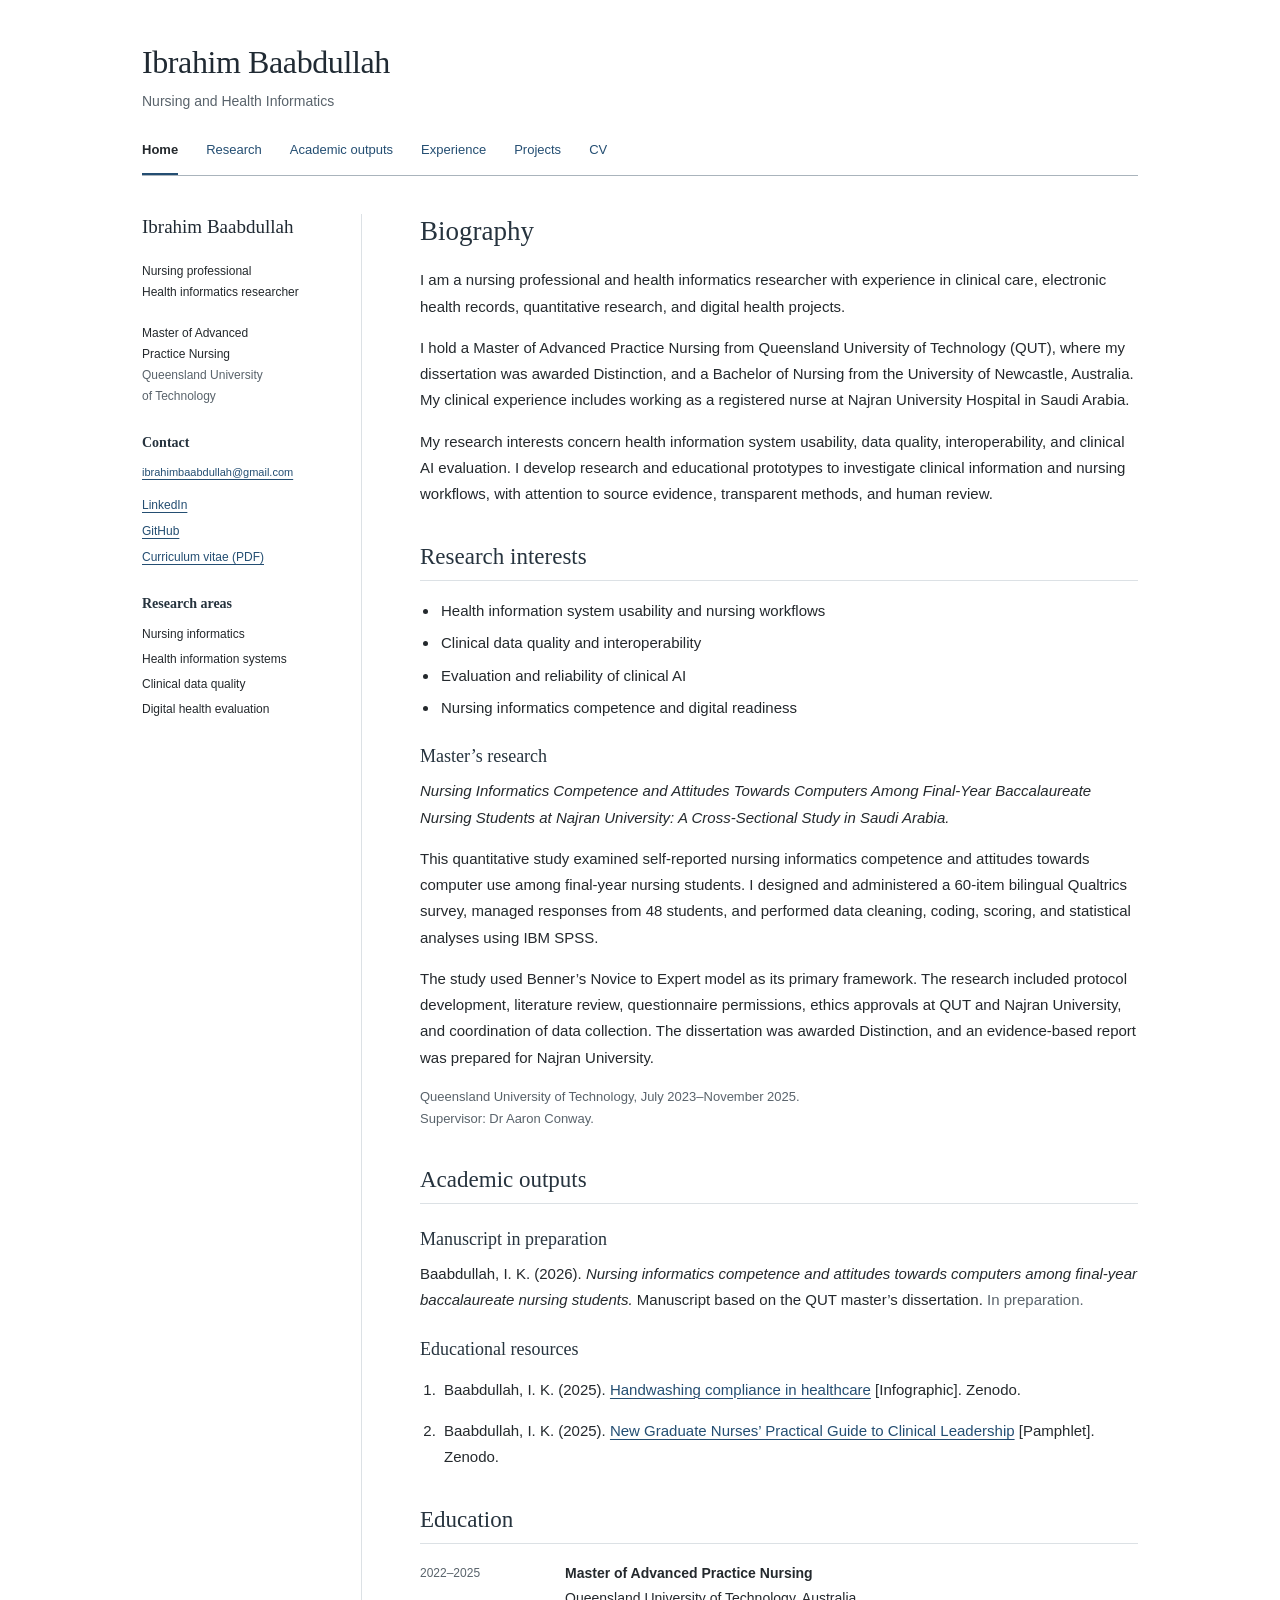
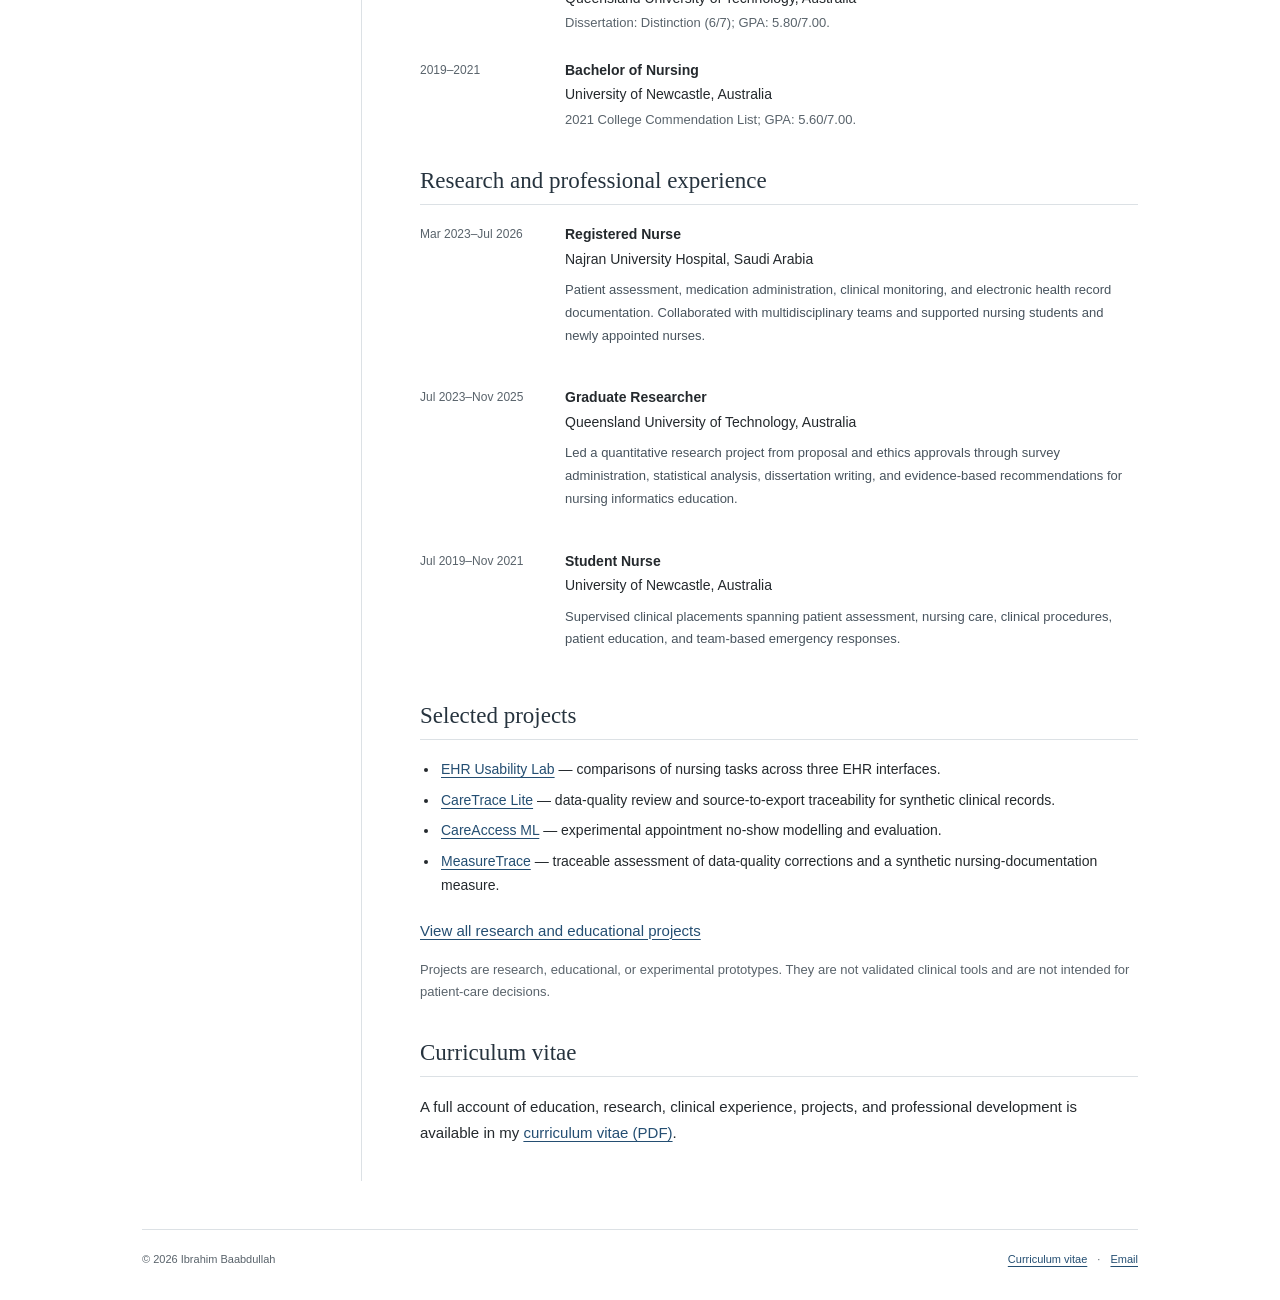
<file: index.html>
<!doctype html><html lang="en"><head><meta charset="utf-8"><meta name="viewport" content="width=device-width,initial-scale=1"><title>Ibrahim Baabdullah | Nursing &amp; Health Informatics</title><meta name="description" content="Academic website of Ibrahim Baabdullah: nursing and health informatics research, education, professional experience, and projects."><meta name="theme-color" content="#ffffff"><link rel="icon" href="assets/favicon.svg" type="image/svg+xml"><link rel="stylesheet" href="assets/academic.css"></head><body><a class="skip" href="#main">Skip to main content</a><div class="page"><header class="site-header"><a class="site-name" href="index.html">Ibrahim Baabdullah</a><p>Nursing and Health Informatics</p><nav aria-label="Main navigation"><a href="index.html" aria-current="page">Home</a><a href="index.html#research">Research</a><a href="index.html#outputs">Academic outputs</a><a href="index.html#experience">Experience</a><a href="projects.html">Projects</a><a href="assets/Ibrahim-Baabdullah-Public-CV.pdf">CV</a></nav></header><div class="layout"><aside class="sidebar" aria-label="Profile and contact"><p class="sidebar-heading">Ibrahim Baabdullah</p><p>Nursing professional<br>Health informatics researcher</p><p>Master of Advanced<br>Practice Nursing<br><span class="muted">Queensland University<br>of Technology</span></p><div class="sidebar-section" id="contact"><h2>Contact</h2><a class="email" href="mailto:ibrahimbaabdullah@gmail.com">ibrahimbaabdullah@gmail.com</a><ul class="profile-links"><li><a href="https://www.linkedin.com/in/ibrahim-baabdullah-bsn-msn-394b9b286/">LinkedIn</a></li><li><a href="https://github.com/ibrahimbaabdullah-jpg">GitHub</a></li><li><a href="assets/Ibrahim-Baabdullah-Public-CV.pdf">Curriculum vitae (PDF)</a></li></ul></div><div class="sidebar-section"><h2>Research areas</h2><ul class="plain-list"><li>Nursing informatics</li><li>Health information systems</li><li>Clinical data quality</li><li>Digital health evaluation</li></ul></div></aside><main id="main"><section id="about"><h1>Biography</h1><p>I am a nursing professional and health informatics researcher with experience in clinical care, electronic health records, quantitative research, and digital health projects.</p><p>I hold a Master of Advanced Practice Nursing from Queensland University of Technology (QUT), where my dissertation was awarded Distinction, and a Bachelor of Nursing from the University of Newcastle, Australia. My clinical experience includes working as a registered nurse at Najran University Hospital in Saudi Arabia.</p><p>My research interests concern health information system usability, data quality, interoperability, and clinical AI evaluation. I develop research and educational prototypes to investigate clinical information and nursing workflows, with attention to source evidence, transparent methods, and human review.</p></section>
<section id="research"><h2>Research interests</h2><ul class="interests"><li>Health information system usability and nursing workflows</li><li>Clinical data quality and interoperability</li><li>Evaluation and reliability of clinical AI</li><li>Nursing informatics competence and digital readiness</li></ul><h3>Master’s research</h3><p class="research-title">Nursing Informatics Competence and Attitudes Towards Computers Among Final-Year Baccalaureate Nursing Students at Najran University: A Cross-Sectional Study in Saudi Arabia.</p><p>This quantitative study examined self-reported nursing informatics competence and attitudes towards computer use among final-year nursing students. I designed and administered a 60-item bilingual Qualtrics survey, managed responses from 48 students, and performed data cleaning, coding, scoring, and statistical analyses using IBM SPSS.</p><p>The study used Benner’s Novice to Expert model as its primary framework. The research included protocol development, literature review, questionnaire permissions, ethics approvals at QUT and Najran University, and coordination of data collection. The dissertation was awarded Distinction, and an evidence-based report was prepared for Najran University.</p><p class="note">Queensland University of Technology, July 2023–November 2025.<br>Supervisor: Dr Aaron Conway.</p></section>
<section id="outputs"><h2>Academic outputs</h2><h3>Manuscript in preparation</h3><p class="citation">Baabdullah, I. K. (2026). <em>Nursing informatics competence and attitudes towards computers among final-year baccalaureate nursing students.</em> Manuscript based on the QUT master’s dissertation. <span class="muted">In preparation.</span></p><h3>Educational resources</h3><ol class="citations"><li>Baabdullah, I. K. (2025). <a href="https://doi.org/10.5281/zenodo.17823755">Handwashing compliance in healthcare</a> [Infographic]. Zenodo.</li><li>Baabdullah, I. K. (2025). <a href="https://doi.org/10.5281/zenodo.17823640">New Graduate Nurses’ Practical Guide to Clinical Leadership</a> [Pamphlet]. Zenodo.</li></ol></section>
<section id="education"><h2>Education</h2><dl class="record-list"><div><dt>2022–2025</dt><dd><strong>Master of Advanced Practice Nursing</strong><br>Queensland University of Technology, Australia<br><span class="note">Dissertation: Distinction (6/7); GPA: 5.80/7.00.</span></dd></div><div><dt>2019–2021</dt><dd><strong>Bachelor of Nursing</strong><br>University of Newcastle, Australia<br><span class="note">2021 College Commendation List; GPA: 5.60/7.00.</span></dd></div></dl></section>
<section id="experience"><h2>Research and professional experience</h2><dl class="record-list"><div><dt>Mar 2023–Jul 2026</dt><dd><strong>Registered Nurse</strong><br>Najran University Hospital, Saudi Arabia<p>Patient assessment, medication administration, clinical monitoring, and electronic health record documentation. Collaborated with multidisciplinary teams and supported nursing students and newly appointed nurses.</p></dd></div><div><dt>Jul 2023–Nov 2025</dt><dd><strong>Graduate Researcher</strong><br>Queensland University of Technology, Australia<p>Led a quantitative research project from proposal and ethics approvals through survey administration, statistical analysis, dissertation writing, and evidence-based recommendations for nursing informatics education.</p></dd></div><div><dt>Jul 2019–Nov 2021</dt><dd><strong>Student Nurse</strong><br>University of Newcastle, Australia<p>Supervised clinical placements spanning patient assessment, nursing care, clinical procedures, patient education, and team-based emergency responses.</p></dd></div></dl></section>
<section id="projects"><h2>Selected projects</h2><ul class="selected-projects"><li><a href="projects.html#ehr-usability-lab">EHR Usability Lab</a> — comparisons of nursing tasks across three EHR interfaces.</li><li><a href="projects.html#caretrace-lite">CareTrace Lite</a> — data-quality review and source-to-export traceability for synthetic clinical records.</li><li><a href="projects.html#careaccess-ml">CareAccess ML</a> — experimental appointment no-show modelling and evaluation.</li><li><a href="projects.html#measuretrace">MeasureTrace</a> — traceable assessment of data-quality corrections and a synthetic nursing-documentation measure.</li></ul><p><a href="projects.html">View all research and educational projects</a></p><p class="note">Projects are research, educational, or experimental prototypes. They are not validated clinical tools and are not intended for patient-care decisions.</p></section>
<section id="cv"><h2>Curriculum vitae</h2><p>A full account of education, research, clinical experience, projects, and professional development is available in my <a href="assets/Ibrahim-Baabdullah-Public-CV.pdf">curriculum vitae (PDF)</a>.</p></section></main></div><footer><p>© 2026 Ibrahim Baabdullah</p><p><a href="assets/Ibrahim-Baabdullah-Public-CV.pdf">Curriculum vitae</a> <span aria-hidden="true">·</span> <a href="mailto:ibrahimbaabdullah@gmail.com">Email</a></p></footer></div></body></html>
</file>
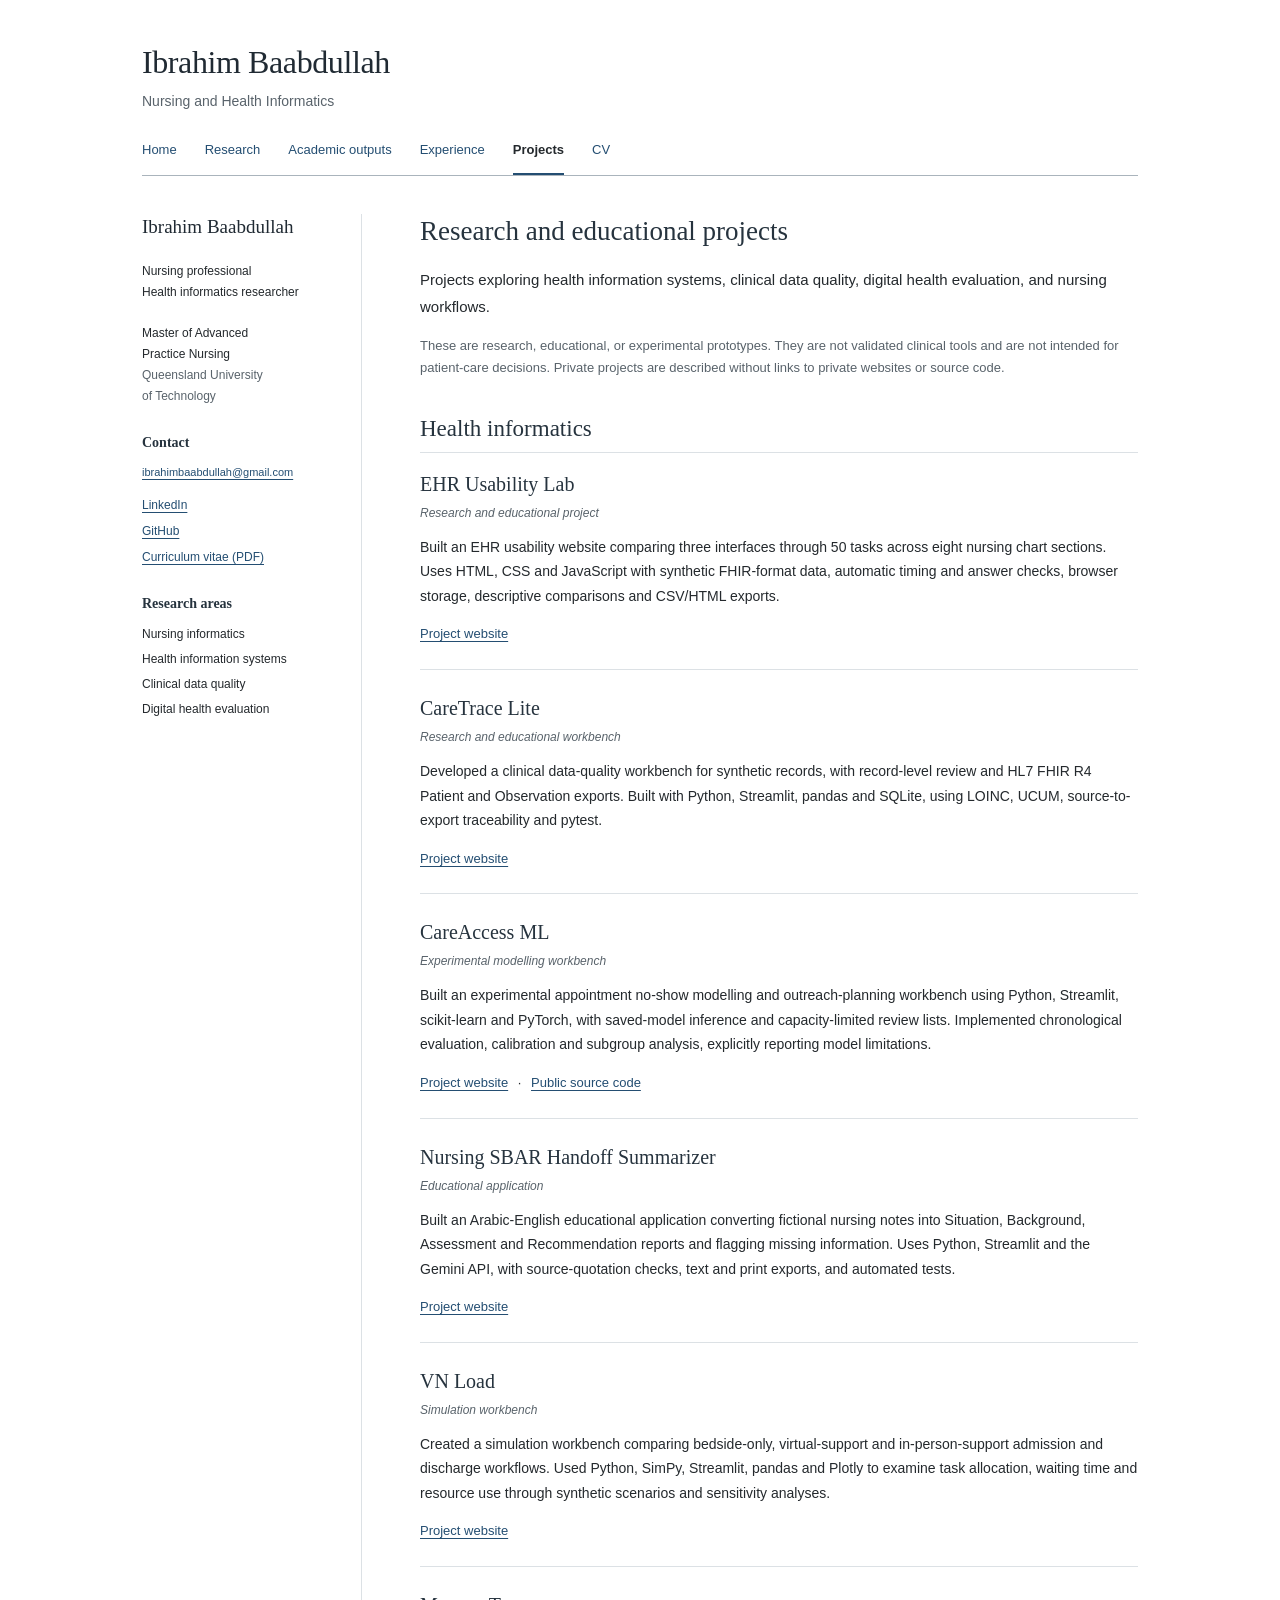
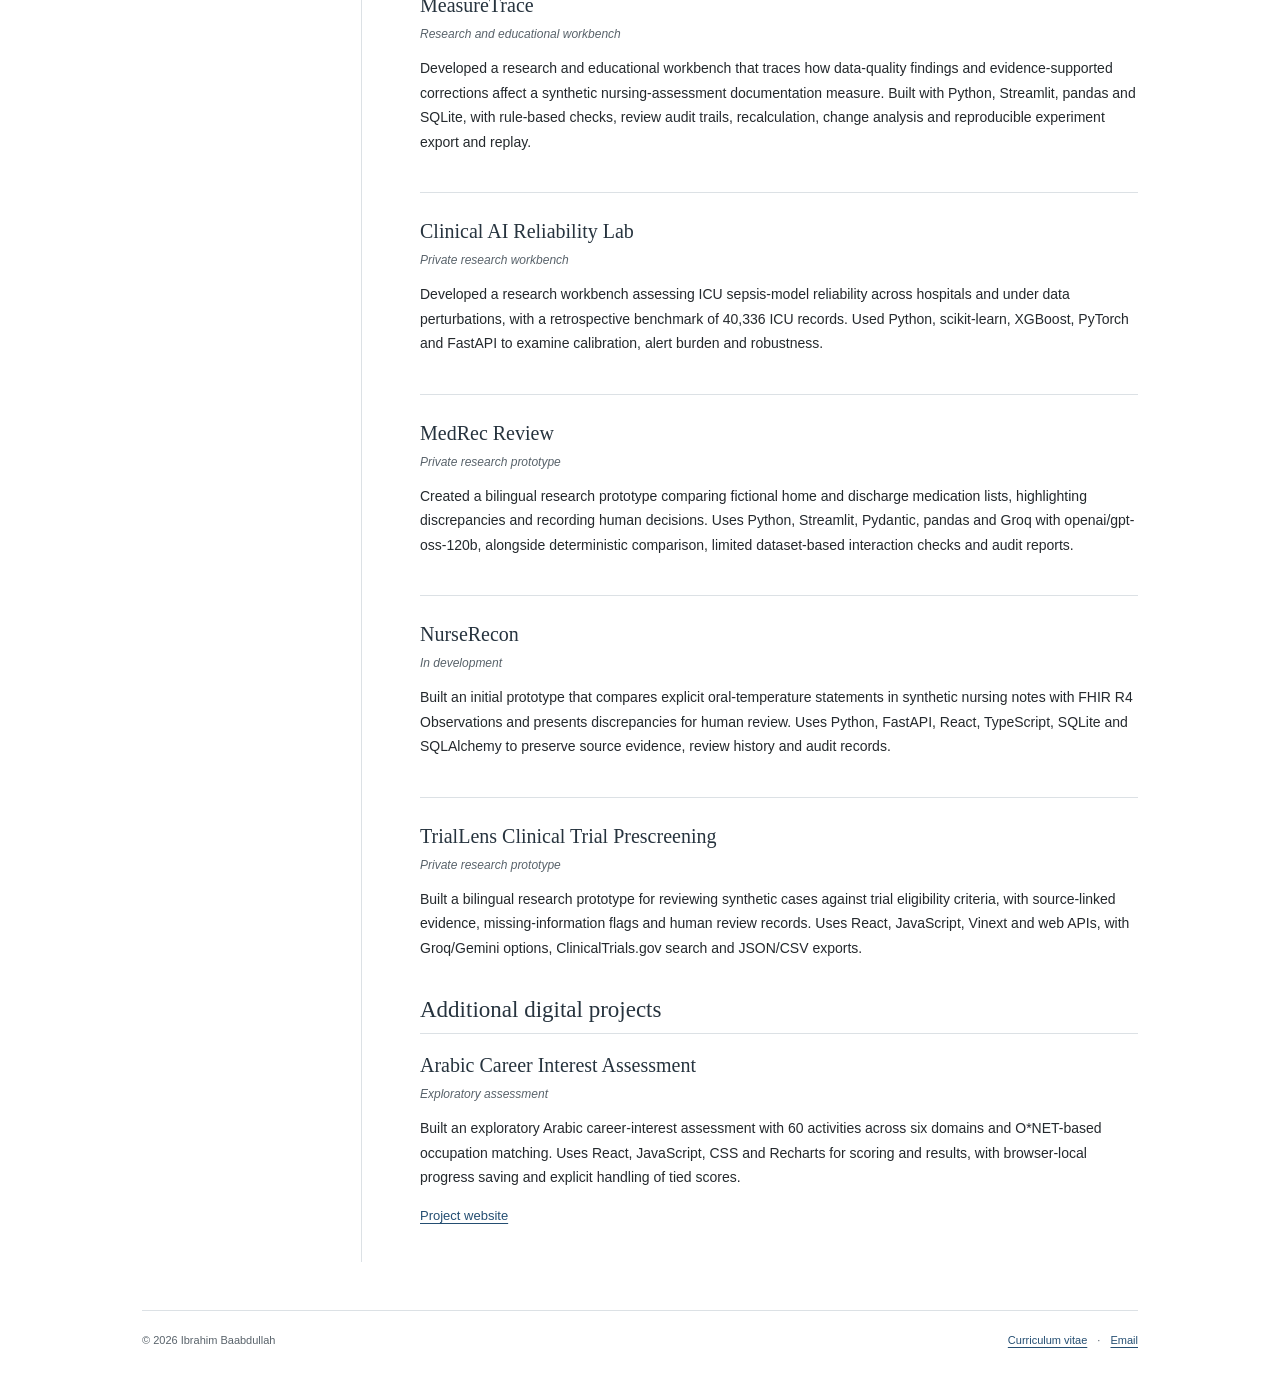
<file: projects.html>
<!doctype html><html lang="en"><head><meta charset="utf-8"><meta name="viewport" content="width=device-width,initial-scale=1"><title>Projects | Ibrahim Baabdullah | Nursing &amp; Health Informatics</title><meta name="description" content="Academic website of Ibrahim Baabdullah: nursing and health informatics research, education, professional experience, and projects."><meta name="theme-color" content="#ffffff"><link rel="icon" href="assets/favicon.svg" type="image/svg+xml"><link rel="stylesheet" href="assets/academic.css"></head><body><a class="skip" href="#main">Skip to main content</a><div class="page"><header class="site-header"><a class="site-name" href="index.html">Ibrahim Baabdullah</a><p>Nursing and Health Informatics</p><nav aria-label="Main navigation"><a href="index.html">Home</a><a href="index.html#research">Research</a><a href="index.html#outputs">Academic outputs</a><a href="index.html#experience">Experience</a><a href="projects.html" aria-current="page">Projects</a><a href="assets/Ibrahim-Baabdullah-Public-CV.pdf">CV</a></nav></header><div class="layout"><aside class="sidebar" aria-label="Profile and contact"><p class="sidebar-heading">Ibrahim Baabdullah</p><p>Nursing professional<br>Health informatics researcher</p><p>Master of Advanced<br>Practice Nursing<br><span class="muted">Queensland University<br>of Technology</span></p><div class="sidebar-section" id="contact"><h2>Contact</h2><a class="email" href="mailto:ibrahimbaabdullah@gmail.com">ibrahimbaabdullah@gmail.com</a><ul class="profile-links"><li><a href="https://www.linkedin.com/in/ibrahim-baabdullah-bsn-msn-394b9b286/">LinkedIn</a></li><li><a href="https://github.com/ibrahimbaabdullah-jpg">GitHub</a></li><li><a href="assets/Ibrahim-Baabdullah-Public-CV.pdf">Curriculum vitae (PDF)</a></li></ul></div><div class="sidebar-section"><h2>Research areas</h2><ul class="plain-list"><li>Nursing informatics</li><li>Health information systems</li><li>Clinical data quality</li><li>Digital health evaluation</li></ul></div></aside><main id="main"><section><h1>Research and educational projects</h1><p>Projects exploring health information systems, clinical data quality, digital health evaluation, and nursing workflows.</p><p class="note">These are research, educational, or experimental prototypes. They are not validated clinical tools and are not intended for patient-care decisions. Private projects are described without links to private websites or source code.</p></section><section aria-label="Health informatics projects"><h2>Health informatics</h2><ol class="project-list"><li id="ehr-usability-lab"><h3>EHR Usability Lab</h3><p class="project-status">Research and educational project</p><p>Built an EHR usability website comparing three interfaces through 50 tasks across eight nursing chart sections. Uses HTML, CSS and JavaScript with synthetic FHIR-format data, automatic timing and answer checks, browser storage, descriptive comparisons and CSV/HTML exports.</p><p class="project-links"><a href="https://ehr-usability-lab.ibrahimbaabdullah.chatgpt.site/" aria-label="View EHR Usability Lab project">Project website</a></p></li><li id="caretrace-lite"><h3>CareTrace Lite</h3><p class="project-status">Research and educational workbench</p><p>Developed a clinical data-quality workbench for synthetic records, with record-level review and HL7 FHIR R4 Patient and Observation exports. Built with Python, Streamlit, pandas and SQLite, using LOINC, UCUM, source-to-export traceability and pytest.</p><p class="project-links"><a href="https://caretrace-lite-demo.streamlit.app/" aria-label="View CareTrace Lite project">Project website</a></p></li><li id="careaccess-ml"><h3>CareAccess ML</h3><p class="project-status">Experimental modelling workbench</p><p>Built an experimental appointment no-show modelling and outreach-planning workbench using Python, Streamlit, scikit-learn and PyTorch, with saved-model inference and capacity-limited review lists. Implemented chronological evaluation, calibration and subgroup analysis, explicitly reporting model limitations.</p><p class="project-links"><a href="https://careaccess-ml.streamlit.app/" aria-label="View CareAccess ML project">Project website</a> <span aria-hidden="true">·</span> <a href="https://github.com/ibrahimbaabdullah-jpg/CareAccess-ML">Public source code</a></p></li><li id="nursing-sbar-handoff-summarizer"><h3>Nursing SBAR Handoff Summarizer</h3><p class="project-status">Educational application</p><p>Built an Arabic-English educational application converting fictional nursing notes into Situation, Background, Assessment and Recommendation reports and flagging missing information. Uses Python, Streamlit and the Gemini API, with source-quotation checks, text and print exports, and automated tests.</p><p class="project-links"><a href="https://nursing-sbar-handoff.streamlit.app/" aria-label="View Nursing SBAR Handoff Summarizer project">Project website</a></p></li><li id="vn-load"><h3>VN Load</h3><p class="project-status">Simulation workbench</p><p>Created a simulation workbench comparing bedside-only, virtual-support and in-person-support admission and discharge workflows. Used Python, SimPy, Streamlit, pandas and Plotly to examine task allocation, waiting time and resource use through synthetic scenarios and sensitivity analyses.</p><p class="project-links"><a href="https://ibrahim-baabdullah-vn-load.streamlit.app/" aria-label="View VN Load project">Project website</a></p></li><li id="measuretrace"><h3>MeasureTrace</h3><p class="project-status">Research and educational workbench</p><p>Developed a research and educational workbench that traces how data-quality findings and evidence-supported corrections affect a synthetic nursing-assessment documentation measure. Built with Python, Streamlit, pandas and SQLite, with rule-based checks, review audit trails, recalculation, change analysis and reproducible experiment export and replay.</p></li><li id="clinical-ai-reliability-lab"><h3>Clinical AI Reliability Lab</h3><p class="project-status">Private research workbench</p><p>Developed a research workbench assessing ICU sepsis-model reliability across hospitals and under data perturbations, with a retrospective benchmark of 40,336 ICU records. Used Python, scikit-learn, XGBoost, PyTorch and FastAPI to examine calibration, alert burden and robustness.</p></li><li id="medrec-review"><h3>MedRec Review</h3><p class="project-status">Private research prototype</p><p>Created a bilingual research prototype comparing fictional home and discharge medication lists, highlighting discrepancies and recording human decisions. Uses Python, Streamlit, Pydantic, pandas and Groq with openai/gpt-oss-120b, alongside deterministic comparison, limited dataset-based interaction checks and audit reports.</p></li><li id="nurserecon"><h3>NurseRecon</h3><p class="project-status">In development</p><p>Built an initial prototype that compares explicit oral-temperature statements in synthetic nursing notes with FHIR R4 Observations and presents discrepancies for human review. Uses Python, FastAPI, React, TypeScript, SQLite and SQLAlchemy to preserve source evidence, review history and audit records.</p></li><li id="triallens-clinical-trial-prescreening"><h3>TrialLens Clinical Trial Prescreening</h3><p class="project-status">Private research prototype</p><p>Built a bilingual research prototype for reviewing synthetic cases against trial eligibility criteria, with source-linked evidence, missing-information flags and human review records. Uses React, JavaScript, Vinext and web APIs, with Groq/Gemini options, ClinicalTrials.gov search and JSON/CSV exports.</p></li></ol></section><section><h2>Additional digital projects</h2><ol class="project-list"><li id="arabic-career-interest-assessment"><h3>Arabic Career Interest Assessment</h3><p class="project-status">Exploratory assessment</p><p>Built an exploratory Arabic career-interest assessment with 60 activities across six domains and O*NET-based occupation matching. Uses React, JavaScript, CSS and Recharts for scoring and results, with browser-local progress saving and explicit handling of tied scores.</p><p class="project-links"><a href="https://arabic-career-interests.ibrahimbaabdullah.chatgpt.site/" aria-label="View Arabic Career Interest Assessment project">Project website</a></p></li></ol></section></main></div><footer><p>© 2026 Ibrahim Baabdullah</p><p><a href="assets/Ibrahim-Baabdullah-Public-CV.pdf">Curriculum vitae</a> <span aria-hidden="true">·</span> <a href="mailto:ibrahimbaabdullah@gmail.com">Email</a></p></footer></div></body></html>
</file>
<file: assets/academic.css>
:root{color-scheme:light;--ink:#24292d;--muted:#59636b;--link:#244e72;--line:#dce1e5;--serif:Georgia,'Times New Roman',serif;--sans:Arial,Helvetica,sans-serif}*{box-sizing:border-box}html{scroll-padding-top:24px}body{margin:0;background:#fff;color:var(--ink);font:15px/1.75 var(--sans)}a{color:var(--link);text-underline-offset:3px;text-decoration-thickness:1px}a:hover{color:#16344e}a:focus-visible{outline:2px solid var(--link);outline-offset:4px}.page{max-width:1080px;margin:0 auto;padding:0 42px}.skip{position:absolute;top:-70px;left:20px;background:#fff;border:1px solid var(--link);padding:10px 15px;z-index:2}.skip:focus{top:10px}.site-header{padding-top:42px;border-bottom:1px solid #aab4bc}.site-name{font:32px/1.25 var(--serif);color:#202a33;text-decoration:none;letter-spacing:-.4px}.site-header>p{font-size:14px;color:var(--muted);margin:7px 0 25px}.site-header nav{display:flex;gap:28px;flex-wrap:wrap}.site-header nav a{font-size:13px;padding:0 0 12px;text-decoration:none}.site-header nav a[aria-current=page]{color:var(--ink);border-bottom:2px solid var(--link);font-weight:bold}.layout{display:grid;grid-template-columns:220px minmax(0,1fr);gap:58px;padding:38px 0 48px}.sidebar{font-size:12px;line-height:1.75;border-right:1px solid var(--line);padding-right:26px}.sidebar p{margin:0 0 20px}.sidebar-heading{font:19px/1.4 var(--serif);color:#202a33}.sidebar-section{margin-top:28px}.sidebar h2{font:14px var(--serif);margin:0 0 11px;padding:0;border:0;font-weight:bold}.email{font-size:11px;overflow-wrap:anywhere}.profile-links,.plain-list{list-style:none;padding:0;margin:12px 0 0}.profile-links li{margin-bottom:5px}.plain-list li{margin-bottom:4px}.muted,.note{color:var(--muted)}main{min-width:0}section{margin:0 0 35px}h1,h2,h3{color:#26333e;font-family:var(--serif);font-weight:400}h1{font-size:27px;line-height:1.3;margin:0 0 18px}h2{font-size:23px;line-height:1.3;border-bottom:1px solid var(--line);padding-bottom:8px;margin:0 0 17px}h3{font-size:18px;line-height:1.45;margin:22px 0 9px}p{margin:0 0 15px}strong{font-weight:600}.note{font-size:13px;line-height:1.7}.interests,.selected-projects{padding-left:19px;margin:0 0 20px}.interests li,.selected-projects li{padding-left:2px;margin-bottom:6px}.research-title{font-style:italic}.citations{padding-left:20px}.citations li{padding-left:4px;margin-bottom:15px}.citation{margin-bottom:20px}.record-list{margin:0}.record-list>div{display:grid;grid-template-columns:127px 1fr;gap:18px;margin-bottom:23px}.record-list dt{font-size:12px;color:var(--muted);padding-top:2px}.record-list dd{margin:0;font-size:14px}.record-list dd p{margin-top:8px;font-size:13px;color:#47535d}.selected-projects{font-size:14px}.project-list{list-style:none;margin:0;padding:0}.project-list>li{padding:0 0 23px;margin:0 0 24px;border-bottom:1px solid var(--line)}.project-list>li:last-child{border-bottom:0;margin-bottom:0;padding-bottom:0}.project-list h3{margin:0 0 4px;font-size:20px}.project-list p{font-size:14px}.project-list .project-status{font-size:12px;color:var(--muted);margin-bottom:11px;font-style:italic}.project-list .project-links{font-size:13px;margin:0}.project-links span{padding:0 6px}footer{border-top:1px solid var(--line);display:flex;justify-content:space-between;gap:20px;padding:20px 0 30px;font-size:11px;color:var(--muted)}footer p{margin:0}footer span{margin:0 7px}section[id],li[id]{scroll-margin-top:24px}@media(max-width:850px){.page{padding:0 28px}.layout{grid-template-columns:190px minmax(0,1fr);gap:30px}.sidebar{padding-right:20px}.site-header nav{gap:21px}.record-list>div{grid-template-columns:1fr;gap:3px}.sidebar-heading{font-size:17px}}@media(max-width:600px){body{font-size:15px}.page{padding:0 22px}.site-header{padding-top:27px}.site-name{font-size:29px}.site-header>p{margin-bottom:19px}.site-header nav{gap:8px 21px;padding-bottom:5px}.site-header nav a{font-size:12px;padding-bottom:8px}.layout{display:flex;flex-direction:column;gap:28px;padding-top:25px}.sidebar{order:2;border-right:0;border-top:1px solid var(--line);padding:23px 0 0;display:grid;grid-template-columns:1fr 1fr;gap:15px 20px}.sidebar>p{display:none}.sidebar .sidebar-section{margin:0;min-width:0}.sidebar .email{font-size:12px}.sidebar h2{font-size:15px}main{order:1}h1{font-size:25px}h2{font-size:22px}h3{font-size:18px}section{margin-bottom:30px}.record-list>div{gap:4px}.project-list h3{font-size:19px}footer{font-size:10px;flex-wrap:wrap}.note{font-size:12px}.project-list p{font-size:14px}}@media(max-width:360px){.page{padding:0 17px}.site-name{font-size:27px}.site-header nav{gap:7px 17px}.sidebar{grid-template-columns:1fr}.sidebar .sidebar-section+.sidebar-section{margin-top:13px}}@media print{.page{max-width:none;padding:0}.site-header{padding-top:0}.site-header nav,.sidebar,footer,.skip{display:none}.layout{display:block;padding:20px 0}section,.record-list>div,.project-list>li{break-inside:avoid}a{color:#222}.site-name{font-size:26px}body{font-size:11px}h1,h2{font-size:18px}}
</file>
